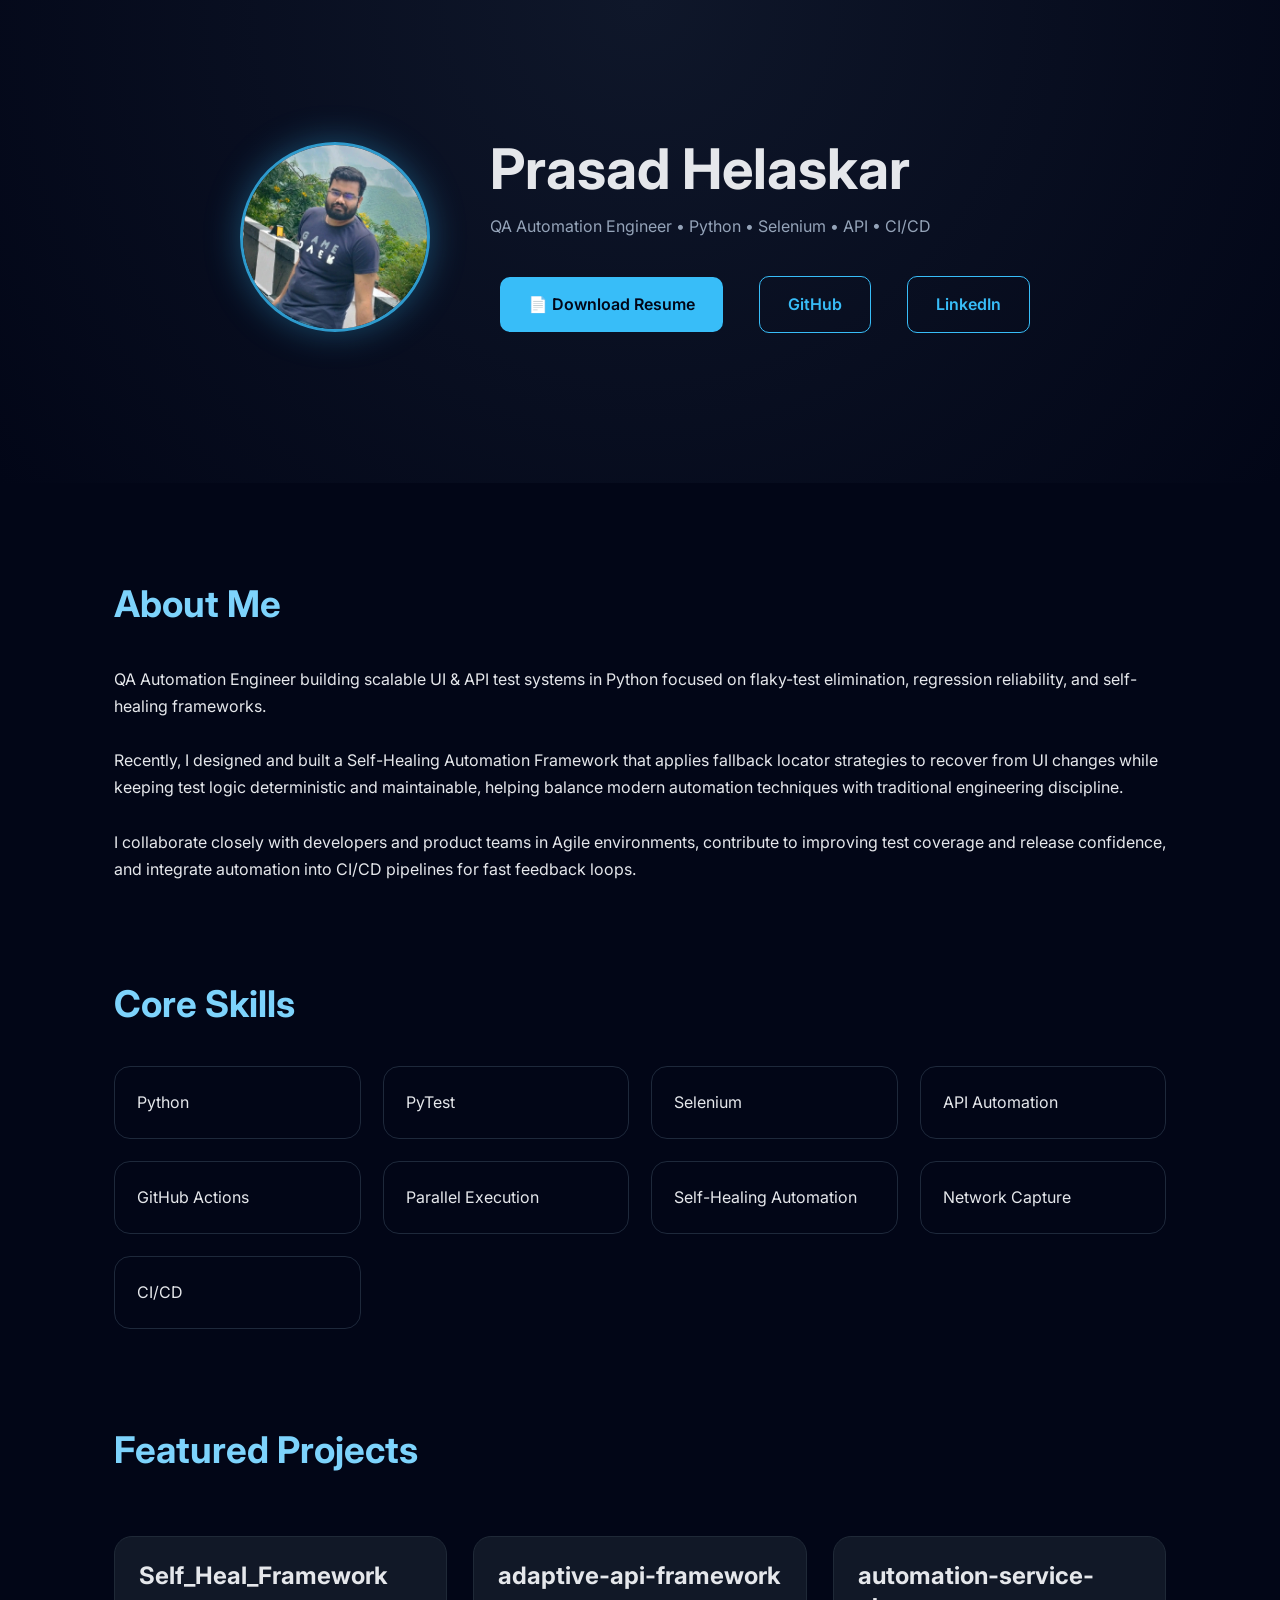
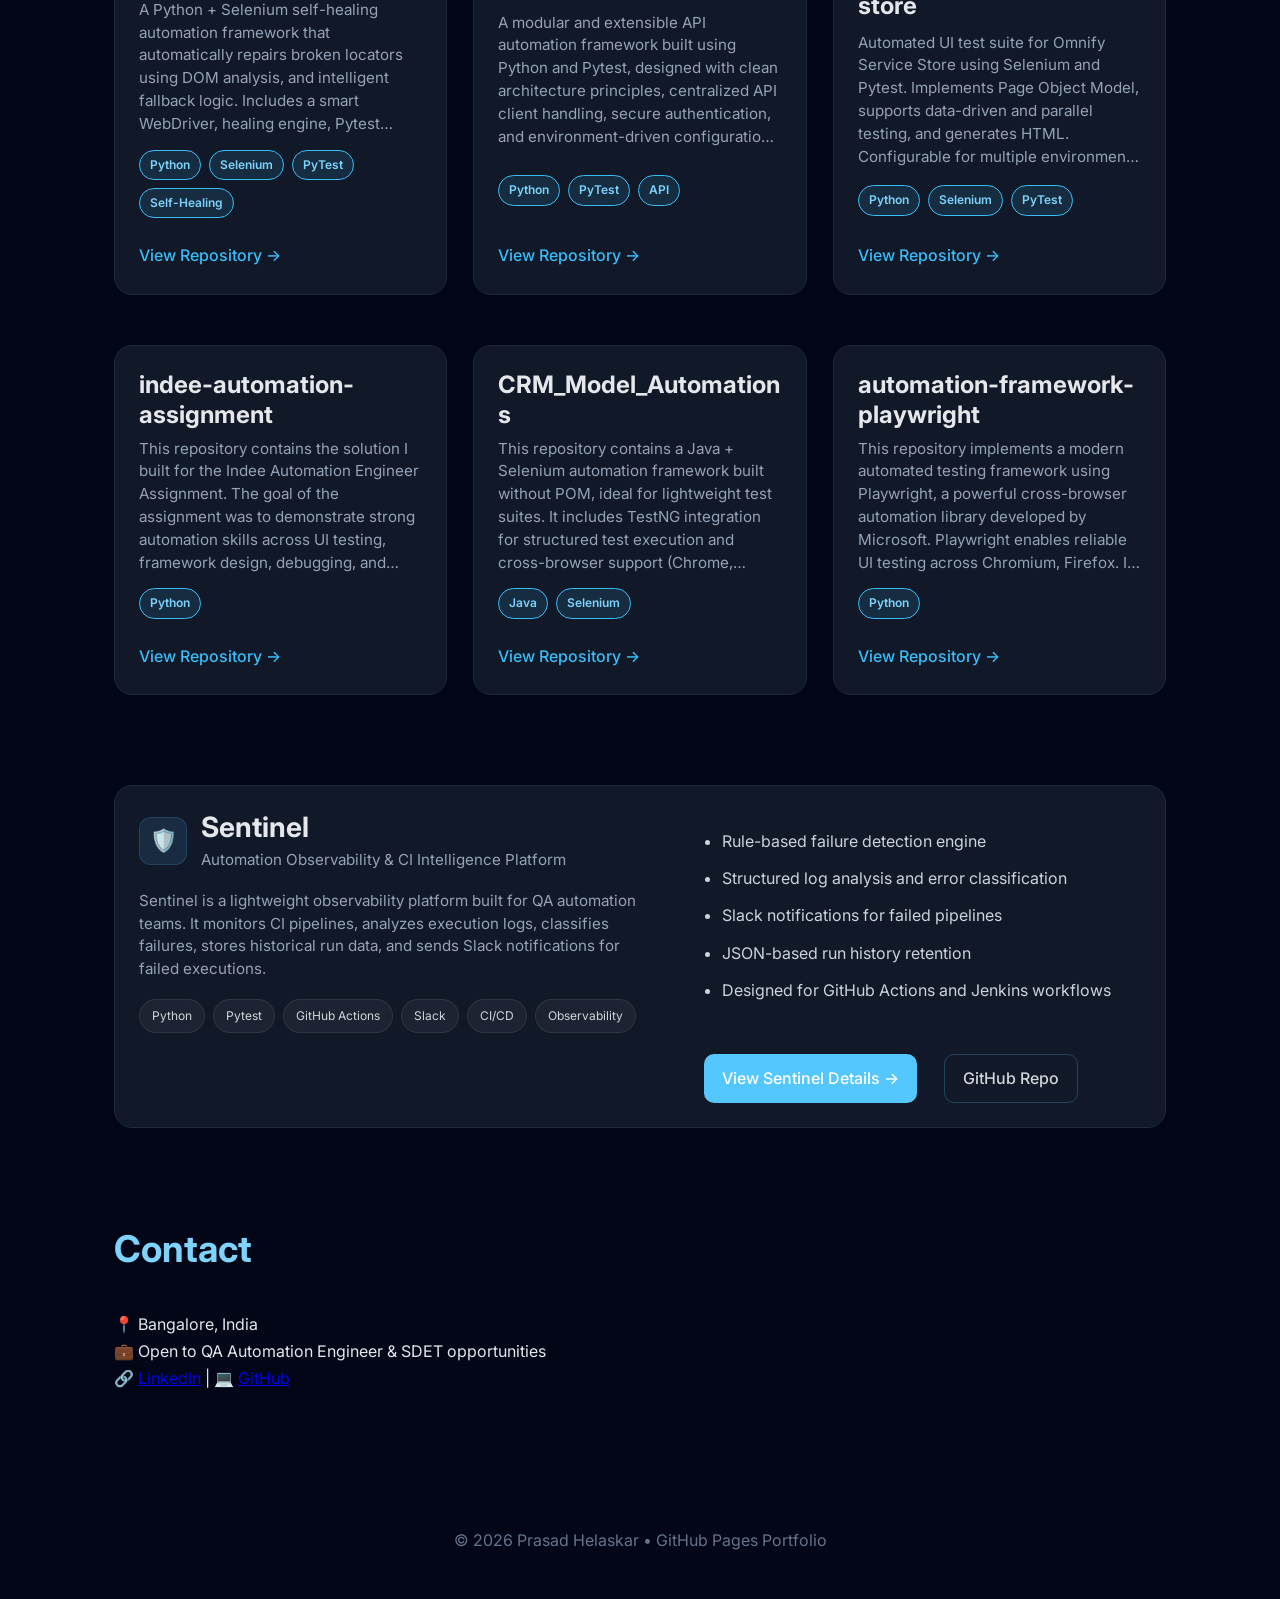
<file: index.html>
<!DOCTYPE html>
<html lang="en">
<head>
  <meta charset="UTF-8" />
  <meta name="viewport" content="width=device-width, initial-scale=1.0"/>

  <title>Prasad Helaskar | QA Automation Engineer</title>

  <!-- SEO -->
  <meta name="description" content="Prasad Helaskar - QA Automation Engineer skilled in Python, Selenium, API Automation, CI/CD pipelines and self-healing frameworks.">
  <meta name="keywords" content="QA Automation Engineer, Selenium, Python, API Testing, Pytest, CI/CD">

  <link rel="stylesheet" href="style.css">
  <link href="https://fonts.googleapis.com/css2?family=Inter:wght@300;500;700&display=swap" rel="stylesheet">
  
  <!-- Google tag (gtag.js) -->
  <script async src="https://www.googletagmanager.com/gtag/js?id=G-X1GZ8YW2XP"></script>
  <script>
    window.dataLayer = window.dataLayer || [];
    function gtag(){dataLayer.push(arguments);}
    gtag('js', new Date());

    gtag('config', 'G-X1GZ8YW2XP');
  </script>
</head>
<script src="/assets/js/analytics.js"></script>
<body>

<header class="hero">

  <div class="hero-content">

    <div class="hero-photo-wrapper">
      <img src="assets/profile.jpg" alt="Prasad Helaskar" class="profile-pic" />
    </div>

    <div class="hero-text">
      <h1 class="hero-name">
        Prasad Helaskar
      </h1>

      <p class="tagline">
        QA Automation Engineer • Python • Selenium • API • CI/CD
      </p>
      <div class="cta-group">
        <a class="btn primary" href="assets/Prasad_Helaskar_Resume_One_Page.pdf" download>
          📄 Download Resume
        </a>

        <a class="btn secondary" href="https://github.com/PrasadHelaskar" target="_blank">
          GitHub
        </a>

        <a class="btn secondary" href="https://www.linkedin.com/in/prasad-helaskar/" target="_blank">
          LinkedIn
        </a>    
      </div>
    </div>

  </div>

</header>

<!-- ABOUT -->
<section id="about">
  <h2>About Me</h2>
  <p>
    QA Automation Engineer building scalable UI & API test systems in Python focused on flaky-test elimination, regression reliability, and self-healing frameworks. </br>
    </br>
    Recently, I designed and built a Self-Healing Automation Framework that applies fallback locator strategies to recover from UI changes while keeping test logic deterministic and maintainable, helping balance modern automation techniques with traditional engineering discipline. </br>
    </br>
    I collaborate closely with developers and product teams in Agile environments, contribute to improving test coverage and release confidence, and integrate automation into CI/CD pipelines for fast feedback loops. </br>
  </p>
</section>

<!-- SKILLS -->
<section id="skills">
  <h2>Core Skills</h2>

  <div class="grid">
    <div class="card">Python</div>
    <div class="card">PyTest</div>
    <div class="card">Selenium</div>
    <div class="card">API Automation</div>
    <div class="card">GitHub Actions</div>
    <div class="card">Parallel Execution</div>
    <div class="card">Self-Healing Automation</div>
    <div class="card">Network Capture</div>
    <div class="card">CI/CD</div>
  </div>
</section>

<!-- PROJECTS -->
<section id="projects">

  <h2 style="margin-top:80px;">Featured Projects</h2>
  <div id="featured-container" class="projects-grid">
    <!-- Featured repos -->
  </div>

</section>
<section class="featured-project-section">
  <div class="project-card sentinel-card-wide">
    <div class="sentinel-left">
      <div class="project-header">
        <div class="project-icon">🛡️</div>

        <div>
          <h3>Sentinel</h3>
          <p class="project-subtitle">Automation Observability & CI Intelligence Platform</p>
        </div>
      </div>

      <p class="project-description">
        Sentinel is a lightweight observability platform built for QA automation teams.
        It monitors CI pipelines, analyzes execution logs, classifies failures, stores
        historical run data, and sends Slack notifications for failed executions.
      </p>

      <div class="project-tags">
        <span>Python</span>
        <span>Pytest</span>
        <span>GitHub Actions</span>
        <span>Slack</span>
        <span>CI/CD</span>
        <span>Observability</span>
      </div>
    </div>

    <div class="sentinel-right">
      <ul class="project-points">
        <li>Rule-based failure detection engine</li>
        <li>Structured log analysis and error classification</li>
        <li>Slack notifications for failed pipelines</li>
        <li>JSON-based run history retention</li>
        <li>Designed for GitHub Actions and Jenkins workflows</li>
      </ul>

      <div class="project-links">
        <a href="./sentinel.html" class="primary-btn">
          View Sentinel Details →
        </a>

        <a
          href="https://github.com/prasadhelaskar/sentinel"
          target="_blank"
          rel="noopener noreferrer"
          class="secondary-btn"
        >
          GitHub Repo
        </a>
      </div>
    </div>
  </div>
</section>

<!-- CONTACT -->
<section id="contact">
  <h2>Contact</h2>

  <p>
    📍 Bangalore, India </br>
    💼 Open to QA Automation Engineer & SDET opportunities </br>
    
    🔗 <a href="https://www.linkedin.com/in/prasad-helaskar" target="_blank">LinkedIn</a> | 
    💻 <a href="https://github.com/PrasadHelaskar" target="_blank">GitHub</a>
  </p>
</section>

<footer>
  © 2026 Prasad Helaskar • GitHub Pages Portfolio
</footer>

<script src="script.js"></script>

</body>
</html>
</file>
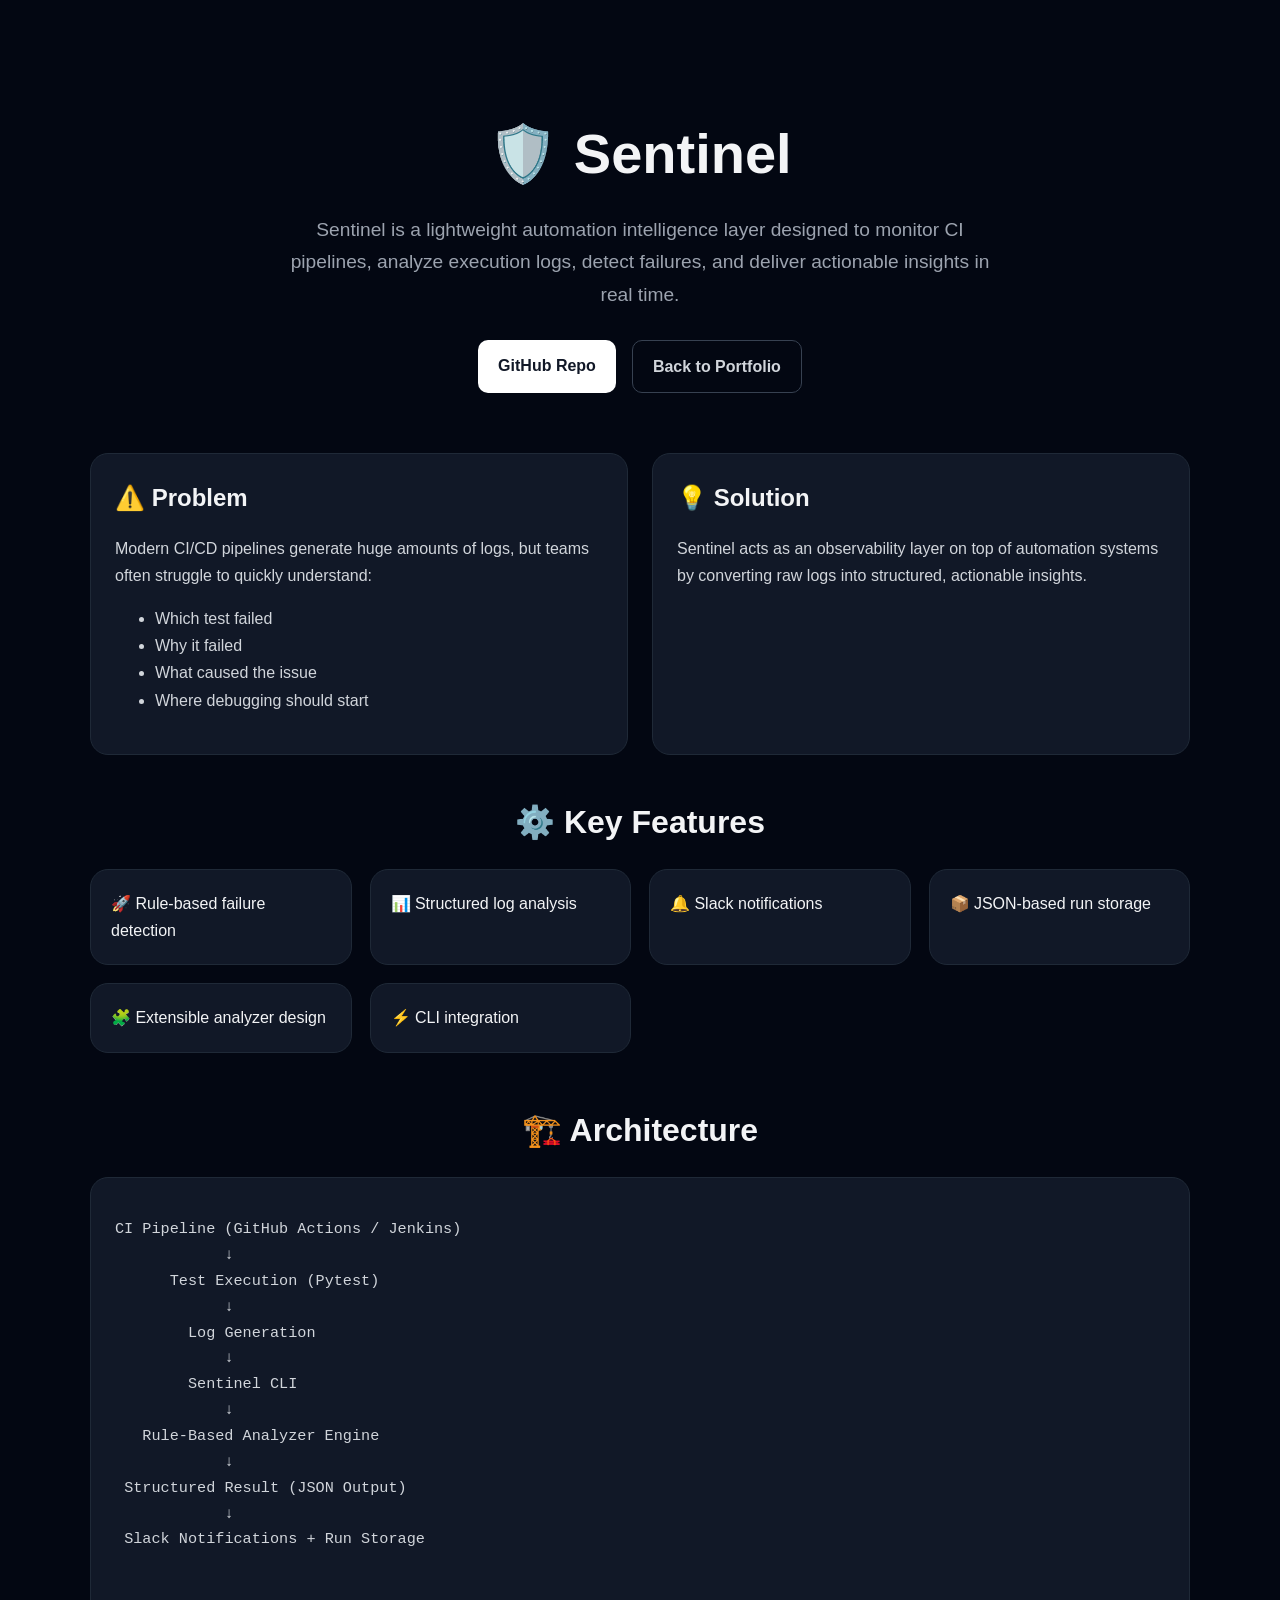
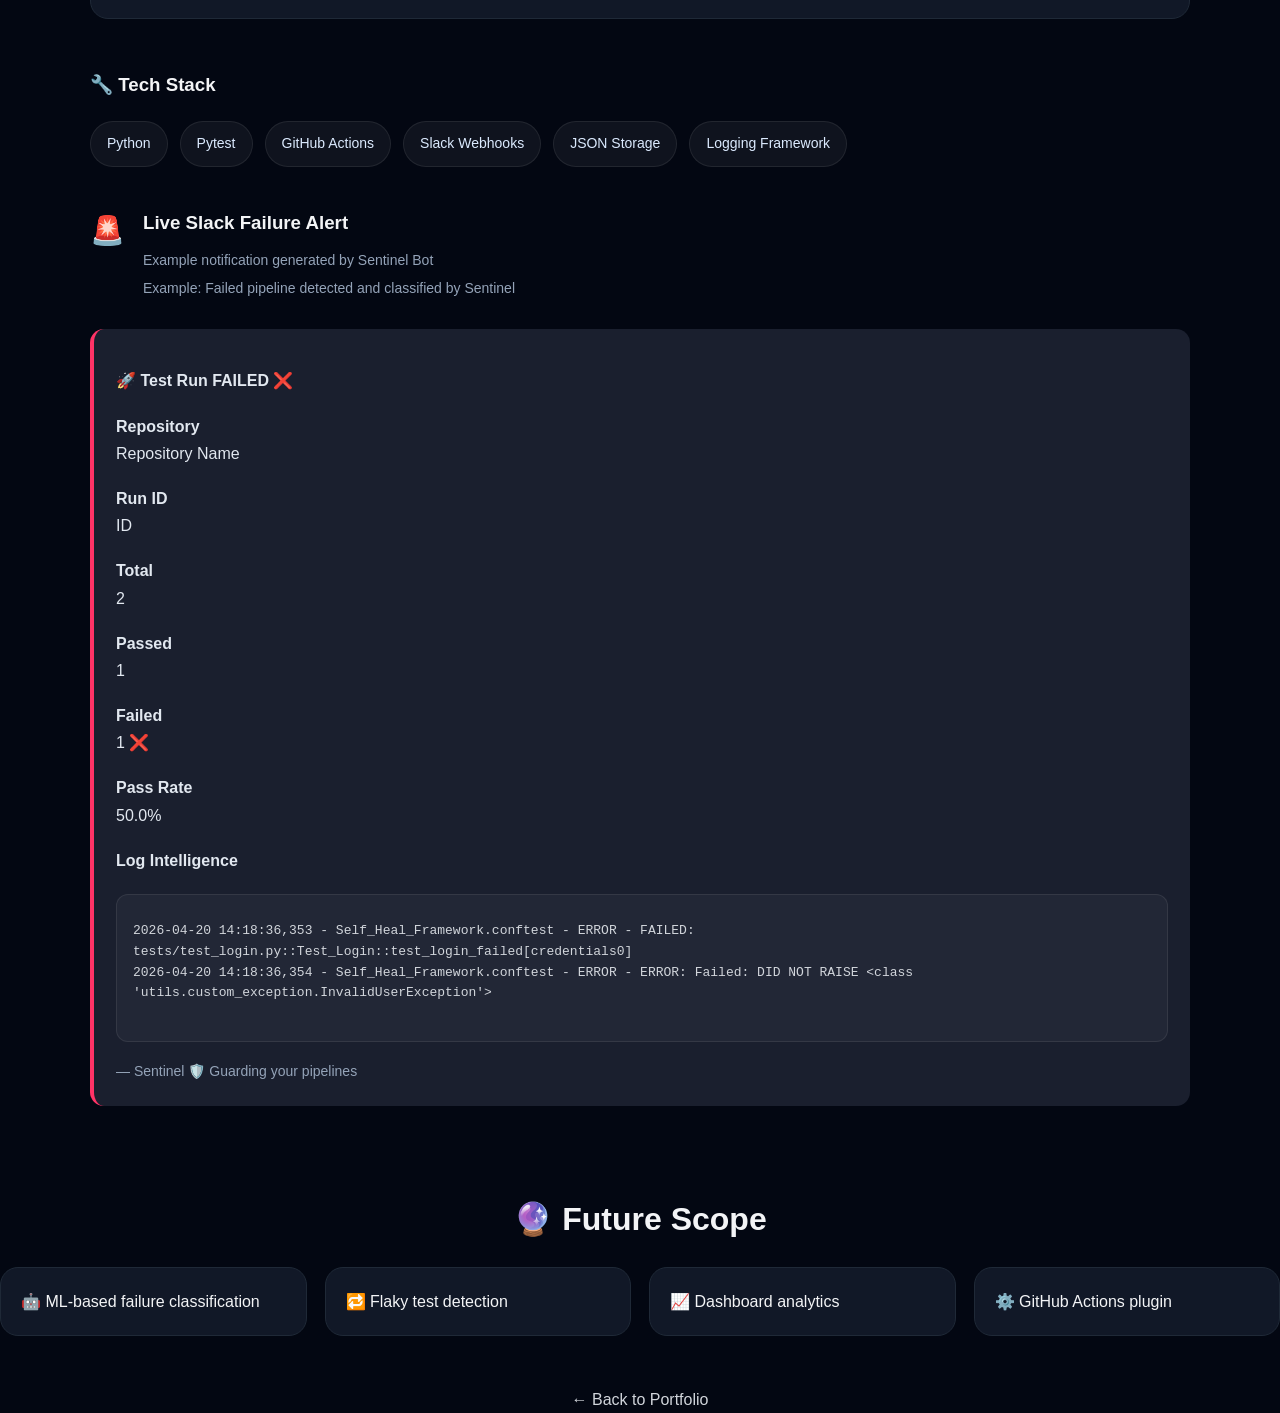
<file: sentinel.html>
<!DOCTYPE html>
<html lang="en">
<head>
  <meta charset="UTF-8" />
  <meta name="viewport" content="width=device-width, initial-scale=1.0" />
  <title>Sentinel | Prasad Helaskar</title>

  <style>
    body {
      margin: 0;
      padding: 0;
      background: #030712;
      color: #f3f4f6;
      font-family: Arial, sans-serif;
      line-height: 1.7;
    }

    .container {
      max-width: 1100px;
      margin: 0 auto;
      padding: 60px 24px;
    }

    .hero {
      text-align: center;
      margin-bottom: 60px;
    }

    .hero h1 {
      font-size: 3.5rem;
      margin-bottom: 12px;
    }

    .hero p {
      color: #9ca3af;
      font-size: 1.2rem;
      max-width: 700px;
      margin: 0 auto;
    }

    .hero-buttons {
      margin-top: 28px;
      display: flex;
      justify-content: center;
      gap: 16px;
      flex-wrap: wrap;
    }

    .hero-buttons a {
      text-decoration: none;
      padding: 12px 20px;
      border-radius: 10px;
      font-weight: 600;
      transition: 0.2s ease;
    }

    .primary-btn {
      background: white;
      color: #111827;
    }

    .secondary-btn {
      border: 1px solid #374151;
      color: #d1d5db;
      background: transparent;
    }

    .secondary-btn:hover {
      background: #111827;
    }

    .grid {
      display: grid;
      grid-template-columns: repeat(auto-fit, minmax(300px, 1fr));
      gap: 24px;
      margin-bottom: 40px;
    }

    .card {
      background: #111827;
      border: 1px solid #1f2937;
      border-radius: 18px;
      padding: 24px;
    }

    .card h2 {
      margin-top: 0;
      margin-bottom: 16px;
    }

    .card p,
    .card li {
      color: #d1d5db;
    }

    .feature-grid {
      display: grid;
      grid-template-columns: repeat(auto-fit, minmax(220px, 1fr));
      gap: 18px;
      margin-top: 20px;
      margin-bottom: 50px;
    }

    .feature-box {
      background: #111827;
      border: 1px solid #1f2937;
      border-radius: 18px;
      padding: 20px;
    }

    .section-title {
      font-size: 2rem;
      margin-bottom: 20px;
      text-align: center;
    }

    .architecture {
      background: #111827;
      border: 1px solid #1f2937;
      border-radius: 18px;
      padding: 24px;
      overflow-x: auto;
      margin-bottom: 50px;
    }

    pre {
      color: #d1d5db;
      white-space: pre-wrap;
      font-size: 0.95rem;
    }

    .footer-link {
      text-align: center;
      margin-top: 50px;
    }

    .footer-link a {
      color: #d1d5db;
      text-decoration: none;
    }
    .slack-preview-card {
  background: linear-gradient(180deg, #0f172a 0%, #111827 100%);
  border: 1px solid rgba(255, 255, 255, 0.08);
  border-radius: 22px;
  padding: 28px;
  margin-top: 28px;
}

.slack-preview-header {
  display: flex;
  align-items: center;
  gap: 14px;
  margin-bottom: 24px;
}

.slack-icon {
  font-size: 28px;
}

.slack-preview-header h4 {
  margin: 0;
  font-size: 24px;
  color: #f8fafc;
}

.slack-preview-header p {
  margin: 4px 0 0;
  color: #94a3b8;
  font-size: 14px;
}

.slack-message {
  background: #1a1f2e;
  border-left: 4px solid #ff3366;
  border-radius: 14px;
  padding: 22px;
  color: #e2e8f0;
  line-height: 1.7;
}

.slack-message p {
  margin-bottom: 18px;
}

.slack-log-box {
  background: rgba(255,255,255,0.04);
  border: 1px solid rgba(255,255,255,0.08);
  border-radius: 12px;
  padding: 16px;
  margin-top: 20px;
}

.slack-log-box pre {
  margin: 10px 0 0;
  white-space: pre-wrap;
  color: #d1d5db;
  font-size: 13px;
  line-height: 1.6;
}

.slack-footer {
  margin-top: 18px;
  color: #94a3b8;
  font-size: 14px;
}
.tech-stack-card {
  margin-top: 40px;
  margin-bottom: 40px;
}

.tech-tags {
  display: flex;
  flex-wrap: wrap;
  gap: 12px;
  margin-top: 20px;
}

.tech-tags span {
  background: rgba(255,255,255,0.05);
  border: 1px solid rgba(255,255,255,0.08);
  color: #dbeafe;
  padding: 10px 16px;
  border-radius: 999px;
  font-size: 14px;
}
.slack-preview-header {
  display: flex;
  align-items: flex-start;
  gap: 18px;
  margin-bottom: 24px;
}

.slack-preview-header > div {
  display: flex;
  flex-direction: column;
}

.slack-preview-header h3 {
  margin: 0 0 8px 0;
}

.slack-preview-header p {
  margin: 0;
  color: #94a3b8;
  font-size: 14px;
  line-height: 1.6;
}
.slack-preview-header {
  display: flex;
  align-items: flex-start;
  gap: 18px;
  margin-bottom: 24px;
}

.slack-header-content h3 {
  margin: 0 0 10px 0;
}

.slack-header-content p {
  margin: 0 0 6px 0;
  color: #94a3b8;
  line-height: 1.6;
}
  </style>
</head>
<body>
  <div class="container">
    <section class="hero">
      <h1>🛡️ Sentinel</h1>
      <p>
        Sentinel is a lightweight automation intelligence layer designed to monitor CI pipelines,
        analyze execution logs, detect failures, and deliver actionable insights in real time.
      </p>

      <div class="hero-buttons">
        <a href="https://github.com/prasadhelaskar/sentinel" target="_blank" class="primary-btn">
          GitHub Repo
        </a>

        <a href="./index.html" class="secondary-btn">
          Back to Portfolio
        </a>
      </div>
    </section>

    <section class="grid">
      <div class="card">
        <h2>⚠️ Problem</h2>
        <p>
          Modern CI/CD pipelines generate huge amounts of logs, but teams often struggle to quickly understand:
        </p>
        <ul>
          <li>Which test failed</li>
          <li>Why it failed</li>
          <li>What caused the issue</li>
          <li>Where debugging should start</li>
        </ul>
      </div>

      <div class="card">
        <h2>💡 Solution</h2>
        <p>
          Sentinel acts as an observability layer on top of automation systems by converting raw logs into structured,
          actionable insights.
        </p>
      </div>
    </section>

    <h2 class="section-title">⚙️ Key Features</h2>

    <section class="feature-grid">
      <div class="feature-box">🚀 Rule-based failure detection</div>
      <div class="feature-box">📊 Structured log analysis</div>
      <div class="feature-box">🔔 Slack notifications</div>
      <div class="feature-box">📦 JSON-based run storage</div>
      <div class="feature-box">🧩 Extensible analyzer design</div>
      <div class="feature-box">⚡ CLI integration</div>
    </section>

    <h2 class="section-title">🏗️ Architecture</h2>

    <section class="architecture">
      <pre>
CI Pipeline (GitHub Actions / Jenkins)
            ↓
      Test Execution (Pytest)
            ↓
        Log Generation
            ↓
        Sentinel CLI
            ↓
   Rule-Based Analyzer Engine
            ↓
 Structured Result (JSON Output)
            ↓
 Slack Notifications + Run Storage
      </pre>
    </section>

    <div class="info-card tech-stack-card">
      <h3>🔧 Tech Stack</h3>

      <div class="tech-tags">
        <span>Python</span>
        <span>Pytest</span>
        <span>GitHub Actions</span>
        <span>Slack Webhooks</span>
        <span>JSON Storage</span>
        <span>Logging Framework</span>
      </div>
    </div>

    <div class="slack-preview-header">
      <span class="slack-icon">🚨</span>

      <div class="slack-header-content">
        <h3>Live Slack Failure Alert</h3>
        <p>Example notification generated by Sentinel Bot</p>
        <p class="demo-note">
          Example: Failed pipeline detected and classified by Sentinel
        </p>
      </div>
    </div>
      <div class="slack-message">
        <p><strong>🚀 Test Run FAILED ❌</strong></p>
        <p><strong>Repository</strong><br>Repository Name</p>
        <p><strong>Run ID</strong><br>ID</p>
        <p><strong>Total</strong><br>2</p>
        <p><strong>Passed</strong><br>1</p>
        <p><strong>Failed</strong><br>1 ❌</p>
        <p><strong>Pass Rate</strong><br>50.0%</p>
        <p><strong>Log Intelligence</strong><br></p>
        <div class="slack-log-box">
          <pre>
2026-04-20 14:18:36,353 - Self_Heal_Framework.conftest - ERROR - FAILED: tests/test_login.py::Test_Login::test_login_failed[credentials0]
2026-04-20 14:18:36,354 - Self_Heal_Framework.conftest - ERROR - ERROR: Failed: DID NOT RAISE &lt;class 'utils.custom_exception.InvalidUserException'&gt;
          </pre>
        </div>
        <div class="slack-footer">
          — Sentinel 🛡️ Guarding your pipelines
        </div>
      </div>
    </div>
    </div>
    </section>

    <h2 class="section-title">🔮 Future Scope</h2>

    <section class="feature-grid">
      <div class="feature-box">🤖 ML-based failure classification</div>
      <div class="feature-box">🔁 Flaky test detection</div>
      <div class="feature-box">📈 Dashboard analytics</div>
      <div class="feature-box">⚙️ GitHub Actions plugin</div>
    </section>

    <div class="footer-link">
      <a href="./index.html">← Back to Portfolio</a>
    </div>
  </div>
</body>
</html>
</file>
<file: style.css>
* {
  margin: 0;
  padding: 0;
  box-sizing: border-box;
  font-family: 'Inter', sans-serif;
}

body {
  background: #020617;
  color: #e5e7eb;
  line-height: 1.7;
}

/* HERO */

.hero {
  padding: 110px 20px;
  text-align: center;
  background: radial-gradient(circle at top,#0f172a,#020617);
}

.hero h1 {
  font-size: 3.5rem;
}

.tagline {
  margin-top: 14px;
  color: #94a3b8;
}

.cta {
  margin-top: 35px;
}

.btn {
  display: inline-block;
  padding: 14px 28px;
  border-radius: 10px;
  text-decoration: none;
  font-weight: 600;
  margin: 10px;
}

.primary {
  background: #38bdf8;
  color: #020617;
}

.secondary {
  border: 1px solid #38bdf8;
  color: #38bdf8;
}

/* SECTIONS */

section {
  max-width: 1100px;
  margin: 90px auto;
  padding: 0 24px;
}

h2 {
  font-size: 2.3rem;
  margin-bottom: 30px;
  color: #7dd3fc;
}

/* GRID */

.grid,
.projects-grid {
  display: grid;
  grid-template-columns: repeat(auto-fit,minmax(230px,1fr));
  gap: 22px;
}

.card,
.project-card {
  background: #020617;
  border-radius: 16px;
  padding: 22px;
  border: 1px solid #1e293b;
  transition: 0.3s ease;
}

.card:hover,
.project-card:hover {
  transform: translateY(-8px);
  border-color: #38bdf8;
}

/* BADGES */

.badges {
  margin-top: 12px;
  display: flex;
  flex-wrap: wrap;
  gap: 8px;
}

.badge {
  background: rgba(56,189,248,0.12);
  border: 1px solid #38bdf8;
  color: #7dd3fc;
  padding: 4px 10px;
  border-radius: 999px;
  font-size: 0.75rem;
  font-weight: 600;
}

/* PROJECT LINKS */

.project-links a {
  margin-right: 15px;
  text-decoration: none;
  color: #38bdf8;
  font-weight: 500;
}

/* FOOTER */

footer {
  text-align: center;
  padding: 45px;
  color: #64748b;
}

/* ===== FEATURED / PINNED GRID STYLE ===== */

.projects-grid {
  display: grid;
  grid-template-columns: repeat(auto-fit, minmax(280px, 1fr));
  gap: 26px;
}

.project-card {
  min-height: 260px;
  display: flex;
  flex-direction: column;
  justify-content: space-between;
}

.project-card p {
  font-size: 0.95rem;
  color: #94a3b8;
  line-height: 1.5;

  /* prevent massive tall cards */
  display: -webkit-box;
  -webkit-line-clamp: 6;
  -webkit-box-orient: vertical;
  overflow: hidden;
}

/* badges wrap nicely */
.badges {
  margin-top: 14px;
}

/* keep Repo link bottom aligned */
.project-links {
  margin-top: auto;
}

/* ===== GRID / CARD FIX ===== */

.projects-grid {
  display: grid;
  grid-template-columns: repeat(auto-fit, minmax(280px, 1fr));
  gap: 26px;
}

.project-card {
  min-height: 260px;
  display: flex;
  flex-direction: column;
}

.project-card p {
  font-size: 0.95rem;
  color: #94a3b8;
  line-height: 1.5;

  display: -webkit-box;
  -webkit-line-clamp: 6;
  -webkit-box-orient: vertical;
  overflow: hidden;
}

.project-links {
  margin-top: auto;
}

/* ===== TEXT OVERFLOW FIX ===== */

.project-card h3 {
  word-break: break-word;
  overflow-wrap: anywhere;
  line-height: 1.25;
}

.project-card {
  overflow: hidden;
}

/* ===== HERO RESET + CLEAN ALIGN ===== */

.hero {
  padding: 140px 20px;
}

.hero-content {
  max-width: 1100px;
  margin: 0 auto;

  display: flex;
  align-items: center;
  justify-content: center;

  gap: 60px;
}

/* Photo container */
.hero-photo-wrapper {
  flex-shrink: 0;
}

/* Circular controlled image */
.profile-pic {
  width: 190px;
  height: 190px;

  border-radius: 50%;
  object-fit: cover;

  border: 3px solid rgba(56,189,248,0.8);
  box-shadow: 0 0 35px rgba(56,189,248,0.35);
}

/* Text */
.hero-text {
  text-align: left;
}

.hero-name {
  font-size: 3.4rem;
  line-height: 1.05;
  margin-bottom: 14px;
}

.tagline {
  margin-bottom: 26px;
  color: #94a3b8;
}

/* Mobile fallback */
@media (max-width: 768px) {
  .hero-content {
    flex-direction: column;
    gap: 32px;
  }

  .hero-text {
    text-align: center;
  }
}

/* ===== RESUME BUTTON POLISH ===== */

.resume-btn {
  display: flex;
  align-items: center;
  gap: 8px;
  transition: transform 0.15s ease, box-shadow 0.15s ease;
}

.resume-btn:hover {
  transform: translateY(-1px);
  box-shadow: 0 8px 25px rgba(56,189,248,0.35);
}

.resume-btn:active {
  transform: translateY(0);
  box-shadow: 0 4px 15px rgba(56,189,248,0.25);
}

.chevron {
  transition: transform 0.2s ease;
}

/* Rotate arrow when open */
.resume-dropdown.open .chevron {
  transform: rotate(180deg);
}

/* Dropdown visibility controlled by class */
.resume-dropdown .resume-menu {
  opacity: 0;
  transform: translateY(-8px);
  pointer-events: none;
  transition: all 0.2s ease;
}

.resume-dropdown.open .resume-menu {
  opacity: 1;
  pointer-events: auto;
  transform: translateY(0);
}

/* Mobile spacing */
@media (max-width: 600px) {
  .resume-menu {
    left: 50%;
    transform: translateX(-50%);
    min-width: 260px;
  }
}

/* ===== CTA GROUP ALIGNMENT ===== */

.cta-group {
  display: flex;
  align-items: center;
  gap: 16px;
  margin-top: 26px;
}

/* Mobile stacking */
@media (max-width: 600px) {
  .cta-group {
    flex-direction: column;
    align-items: stretch;
  }

  .cta-group .btn {
    width: 100%;
    text-align: center;
  }
}

.project-card {
  background: #111827;
  border: 1px solid #1f2937;
  border-radius: 18px;
  padding: 24px;
  margin-top: 24px;
  transition: transform 0.2s ease, border-color 0.2s ease;
}

.project-card:hover {
  transform: translateY(-4px);
  border-color: #374151;
}

.project-card h3 {
  font-size: 1.5rem;
  margin-bottom: 8px;
}

.project-subtitle {
  color: #9ca3af;
  margin-bottom: 16px;
}

.project-tags {
  display: flex;
  flex-wrap: wrap;
  gap: 10px;
  margin: 16px 0;
}

.project-tags span {
  background: #1f2937;
  color: #d1d5db;
  padding: 6px 12px;
  border-radius: 999px;
  font-size: 0.85rem;
}

.project-points {
  margin: 16px 0;
  padding-left: 18px;
  color: #d1d5db;
}

.project-points li {
  margin-bottom: 8px;
}

.project-links {
  display: flex;
  gap: 12px;
  flex-wrap: wrap;
  margin-top: 20px;
}

.primary-btn,
.secondary-btn {
  display: inline-block;
  padding: 10px 18px;
  border-radius: 10px;
  font-weight: 600;
  text-decoration: none;
  transition: all 0.2s ease;
}

.primary-btn {
  background: white;
  color: #111827;
}

.primary-btn:hover {
  opacity: 0.9;
}

.secondary-btn {
  border: 1px solid #374151;
  color: #d1d5db;
  background: transparent;
}

.secondary-btn:hover {
  background: #1f2937;
}

.sentinel-card {
  margin-top: 40px;
  position: relative;
  border: 1px solid rgba(80, 180, 255, 0.15);
}

.project-header {
  display: flex;
  align-items: center;
  gap: 14px;
  margin-bottom: 12px;
}

.project-icon {
  width: 48px;
  height: 48px;
  border-radius: 12px;
  background: rgba(80, 180, 255, 0.12);
  border: 1px solid rgba(80, 180, 255, 0.18);
  display: flex;
  align-items: center;
  justify-content: center;
  font-size: 22px;
}

.project-header h3 {
  margin: 0;
  font-size: 28px;
}

.project-subtitle {
  margin: 4px 0 0;
  color: #9aa4b2;
  font-size: 14px;
}

.project-tags {
  display: flex;
  flex-wrap: wrap;
  gap: 8px;
  margin: 18px 0;
}

.project-tags span {
  background: rgba(255,255,255,0.05);
  border: 1px solid rgba(255,255,255,0.08);
  padding: 6px 12px;
  border-radius: 999px;
  font-size: 12px;
}

.project-points {
  margin-top: 18px;
  padding-left: 18px;
}

.project-points li {
  margin-bottom: 10px;
  color: #c9d4e0;
}

.project-links {
  display: flex;
  gap: 12px;
  margin-top: 22px;
  flex-wrap: wrap;
}

.primary-btn,
.secondary-btn {
  display: inline-flex;
  align-items: center;
  justify-content: center;
  padding: 10px 18px;
  border-radius: 10px;
  text-decoration: none;
  font-weight: 600;
  transition: 0.2s ease;
}

.primary-btn {
  background: #55c7ff;
  color: #07111f;
}

.secondary-btn {
  border: 1px solid rgba(85, 199, 255, 0.25);
  color: #dbeafe;
}

.primary-btn:hover {
  transform: translateY(-1px);
}

.secondary-btn:hover {
  background: rgba(85, 199, 255, 0.08);
}

.sentinel-card {
  margin: 40px auto 0 auto;
  position: relative;
  border: 1px solid rgba(80, 180, 255, 0.15);
  max-width: 380px;
}

.featured-project-section {
  margin-top: 60px;
}

.sentinel-card-wide {
  display: grid;
  grid-template-columns: 1.2fr 1fr;
  gap: 40px;
  width: 100%;
  max-width: 100%;
  align-items: start;
}

.sentinel-left,
.sentinel-right {
  display: flex;
  flex-direction: column;
}

.sentinel-right {
  justify-content: space-between;
}

.project-header {
  display: flex;
  align-items: center;
  gap: 14px;
  margin-bottom: 18px;
}

.project-links {
  display: flex;
  gap: 12px;
  margin-top: 24px;
  flex-wrap: wrap;
}

.primary-btn {
  min-width: 190px;
}

@media (max-width: 900px) {
  .sentinel-card-wide {
    grid-template-columns: 1fr;
  }
}

.sentinel-card-wide .primary-btn,
.sentinel-card-wide .primary-btn:visited,
.sentinel-card-wide .primary-btn:hover {
  color: #ffffff !important;
}

.sentinel-card-wide .secondary-btn,
.sentinel-card-wide .secondary-btn:visited,
.sentinel-card-wide .secondary-btn:hover {
  color: #d1d5db !important;
}
</file>
